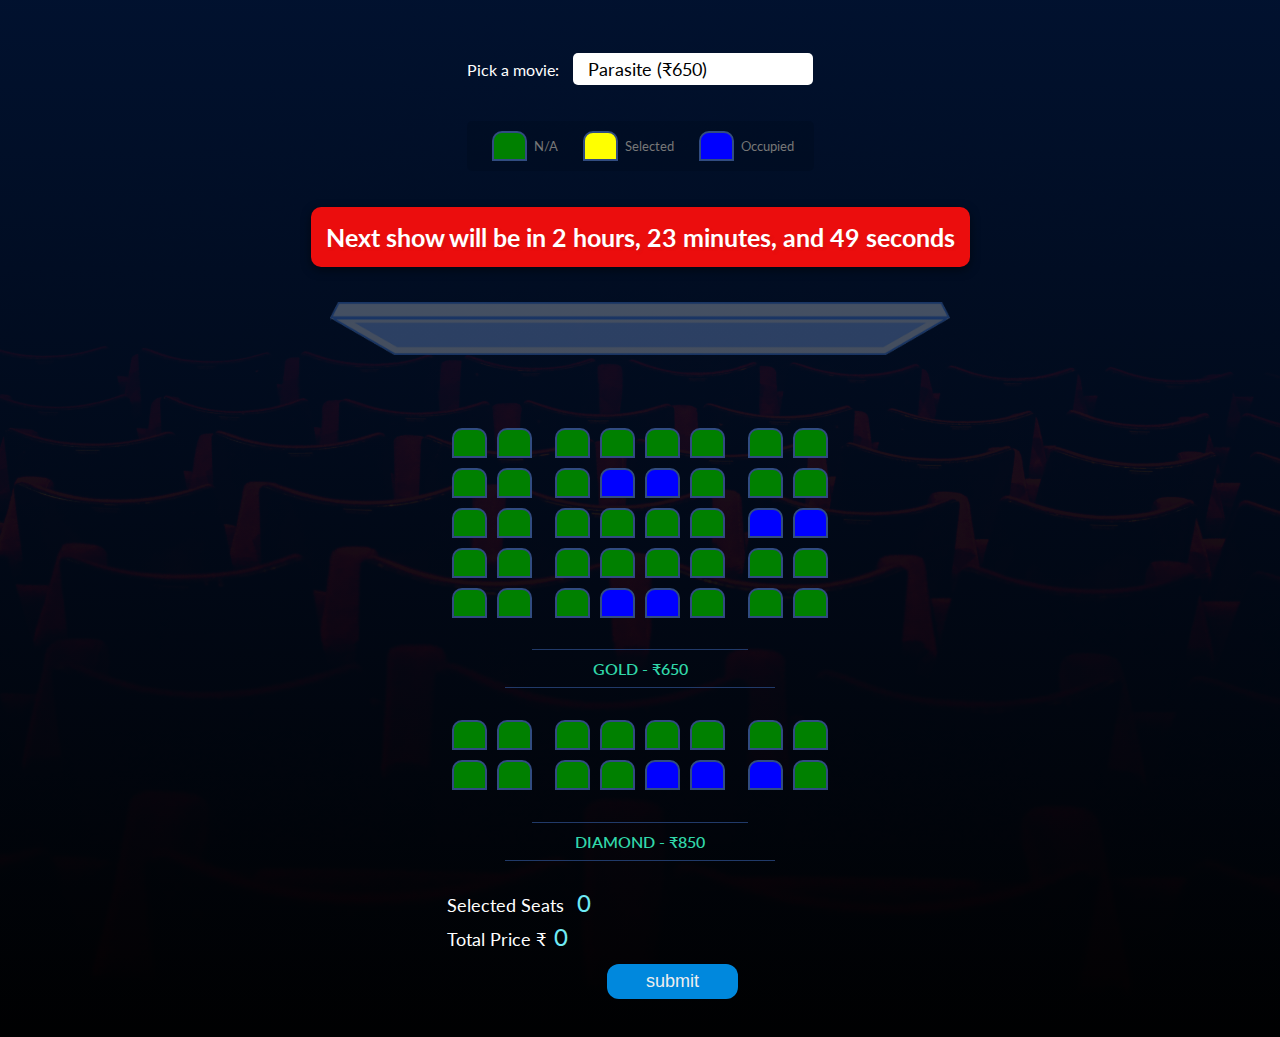
<file: bookings.html>
<!DOCTYPE html>
<html lang="en">

<head>
    <meta charset="UTF-8">
    <meta name="viewport" content="width=device-width, initial-scale=1.0">
    <title>Movie Seat Booking</title>
    <link rel="stylesheet" href="bookings.css">

</head>

<body>
    <div class="movie-container">
        <label>Pick a movie:</label>
        <select id="movie">
            <option value="650">Parasite (₹650)</option>
            <option value="850">Joker (₹850)</option>
            <option value="550">Jumanji: Next Level (₹550)</option>
            <option value="750">Dolittle (₹750)</option>
        </select>

    </div>

    <ul class="showcase">
        <li>
            <div class="seat"></div>
            <small>N/A</small>
        </li>
        <li>
            <div class="seat selected"></div>
            <small>Selected</small>
        </li>
        <li>
            <div class="seat occupied"></div>
            <small>Occupied</small>
        </li>
    </ul>
    <div id="timer"></div>


    <div class="container">
        <div class="movie-screen">
            <img src='screen-thumb.png' alt='screen' />
        </div>

        <div class="row-container">
            <div class="row">
                <div class="seat"></div>
                <div class="seat"></div>
                <div class="seat"></div>
                <div class="seat"></div>
                <div class="seat"></div>
                <div class="seat"></div>
                <div class="seat"></div>
                <div class="seat"></div>
            </div>
            <div class="row">
                <div class="seat"></div>
                <div class="seat"></div>
                <div class="seat"></div>
                <div class="seat occupied"></div>
                <div class="seat occupied"></div>
                <div class="seat"></div>
                <div class="seat"></div>
                <div class="seat"></div>
            </div>
            <div class="row">
                <div class="seat"></div>
                <div class="seat"></div>
                <div class="seat"></div>
                <div class="seat"></div>
                <div class="seat"></div>
                <div class="seat"></div>
                <div class="seat occupied"></div>
                <div class="seat occupied"></div>
            </div>
            <div class="row">
                <div class="seat"></div>
                <div class="seat"></div>
                <div class="seat"></div>
                <div class="seat"></div>
                <div class="seat"></div>
                <div class="seat"></div>
                <div class="seat"></div>
                <div class="seat"></div>
            </div>
            <div class="row">
                <div class="seat"></div>
                <div class="seat"></div>
                <div class="seat"></div>
                <div class="seat occupied"></div>
                <div class="seat occupied"></div>
                <div class="seat"></div>
                <div class="seat"></div>
                <div class="seat"></div>
            </div>
            <h5 class='subtitle'>GOLD - ₹650</h5>
            <div class="row">
                <div class="seat"></div>
                <div class="seat"></div>
                <div class="seat"></div>
                <div class="seat"></div>
                <div class="seat"></div>
                <div class="seat"></div>
                <div class="seat"></div>
                <div class="seat"></div>
            </div>
            <div class="row">
                <div class="seat"></div>
                <div class="seat"></div>
                <div class="seat"></div>
                <div class="seat"></div>
                <div class="seat occupied"></div>
                <div class="seat occupied"></div>
                <div class="seat occupied"></div>
                <div class="seat"></div>
            </div>
            <h5 class='subtitle'>DIAMOND - ₹850</h5>

            <div class="text-wrapper">
                <p class="text">Selected Seats <span id='count'>0</span>
                    <p class="text">Total Price ₹<span id="total">0</span></p>
            </div>
        </div>

    </div>
    <div>
        
        <button id="SubmitButton"type="text" class="submit">submit</button>
        
    </div>
    <!-- <input type="text" id="search-input" placeholder="Search movies by title..."> -->



    <!-- <div class="text-wrapper">
        <p class="text">Selected Seats <span id='count'>0</span>
            <p class="text">Total Price ₹<span id="total">0</span></p>
    </div> -->
  <script src="index.js"></script>



</body>

</html>
</file>
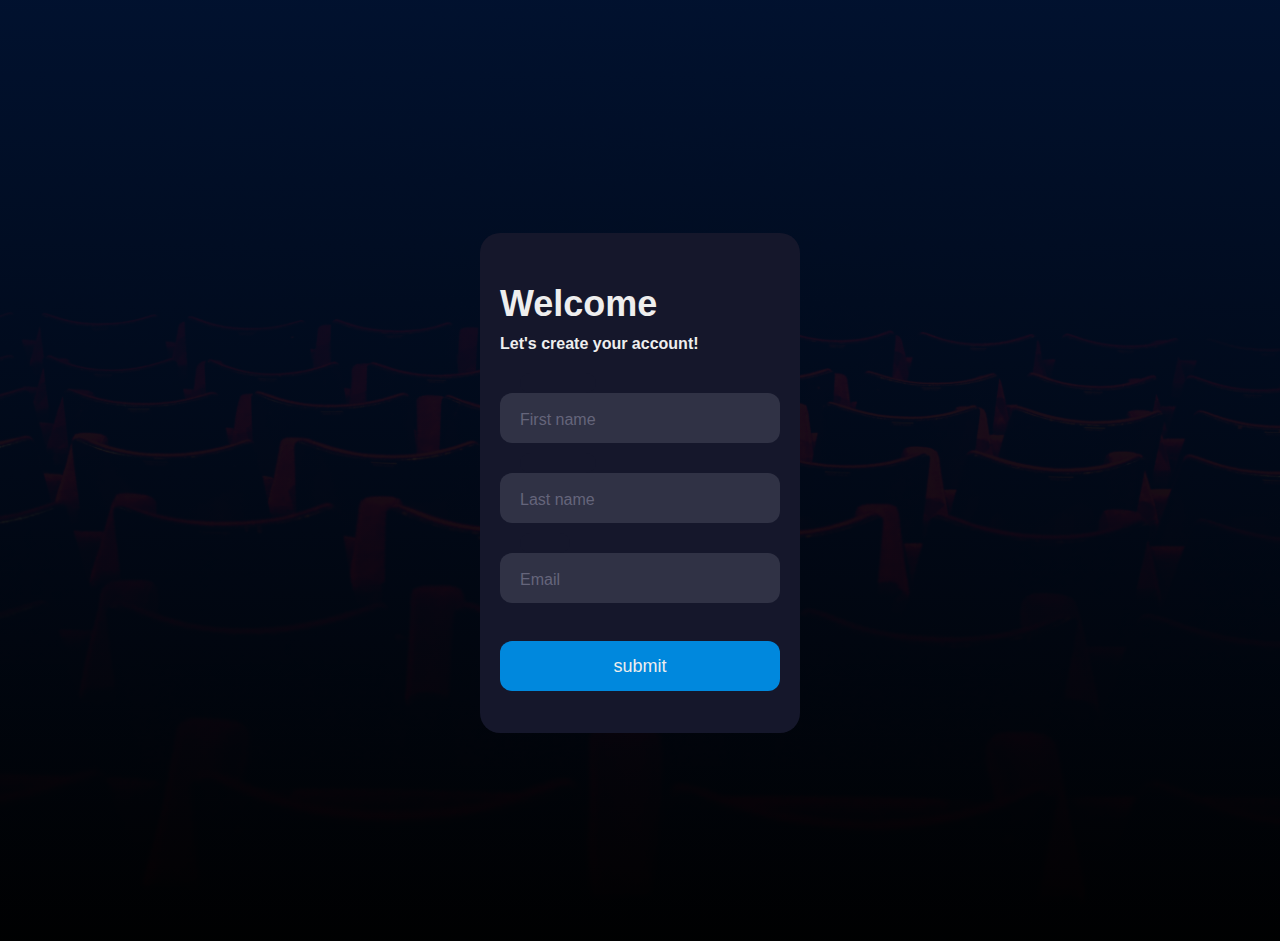
<file: form.html>
<!DOCTYPE html>
<html lang="en">
<head>
    <meta charset="UTF-8">
    <meta http-equiv="X-UA-Compatible" content="IE=edge">
    <meta name="viewport" content="width=device-width, initial-scale=1.0">
    <title>Document</title>
    <link rel="stylesheet" href="form.css">
</head>
<body>
    <div class="form">
        <div class="title">Welcome</div>
        <div class="subtitle">Let's create your account!</div>
        <div class="input-container ic1">
          <input id="firstname" class="input" type="text" placeholder=" " />
          <div class="cut"></div>
          <label for="firstname" class="placeholder">First name</label>
        </div>
        <div class="input-container ic2">
          <input id="lastname" class="input" type="text" placeholder=" " />
          <div class="cut"></div>
          <label for="lastname" class="placeholder">Last name</label>
        </div>
        <div class="input-container ic2">
          <input id="email" class="input" type="text" placeholder=" " />
          <div class="cut cut-short"></div>
          <label for="email" class="placeholder">Email</>
        </div>
        <button type="text" class="submit">submit</button>
      </div>
 
    
</body>
</html>
</file>
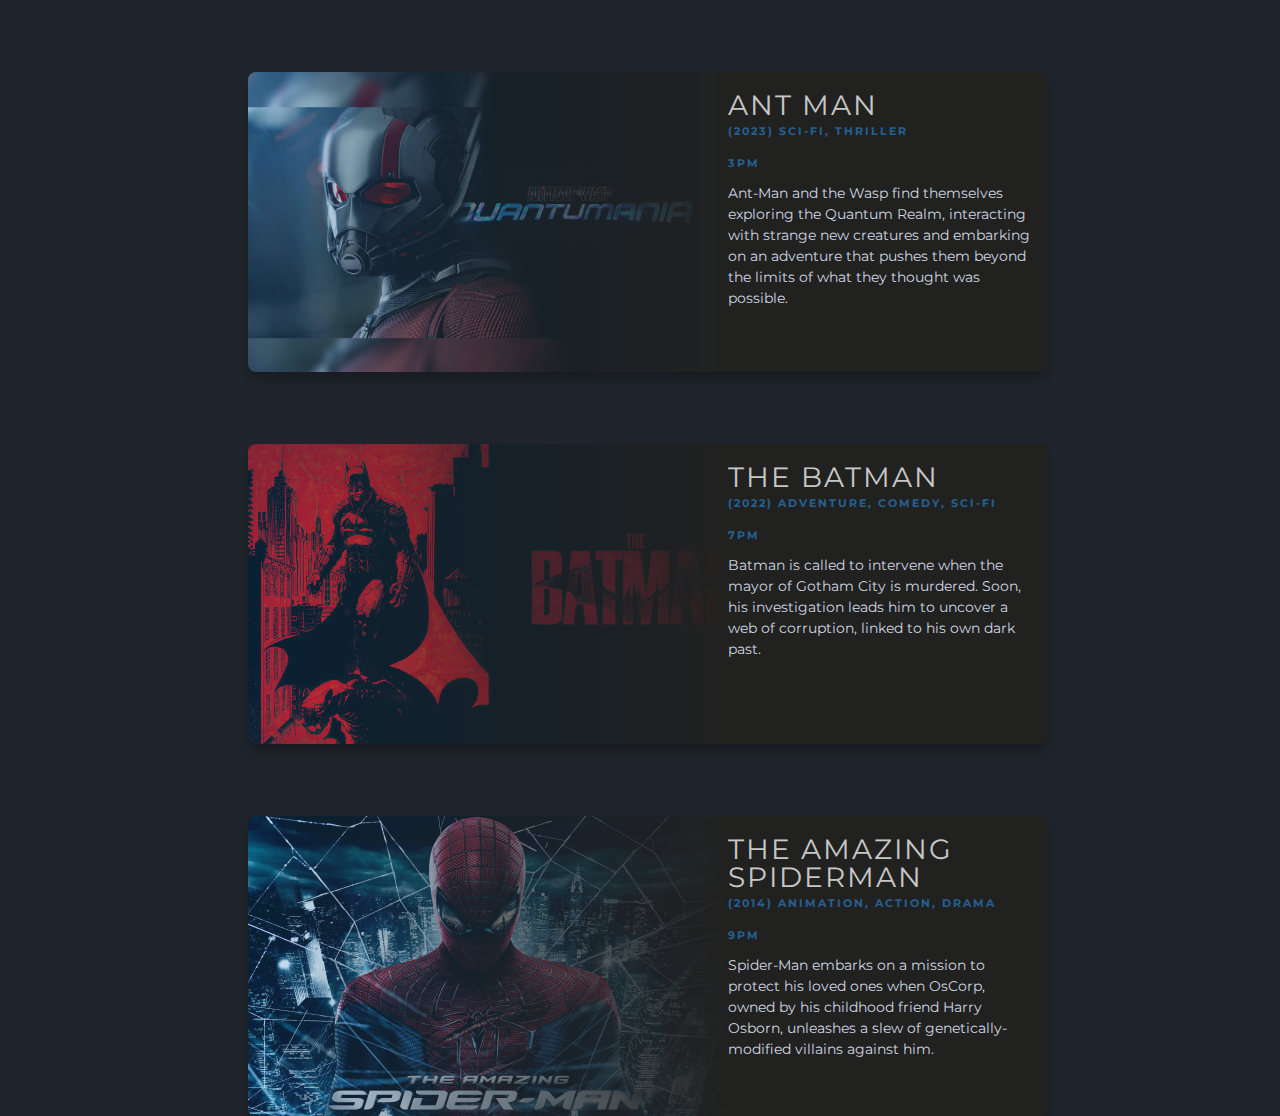
<file: now-showing.html>
<!DOCTYPE html>
<html lang="en">
<head>
    <meta charset="UTF-8">
    <meta http-equiv="X-UA-Compatible" content="IE=edge">
    <meta name="viewport" content="width=device-width, initial-scale=1.0">
    <title>Document</title>
    <link rel="stylesheet" href="now-showing.css">
</head>
<body>
    <div id="movie-card-list">
        <!-- Card 1: Blade Runner -->
        <div class="movie-card">
            <div class="color-overlay">
                <div class="movie-content">
                    <div class="movie-header">
                        <h1 class="movie-title">Ant Man</h1>
                        <h4 class="movie-info">(2023) Sci-Fi, Thriller</h4>
                        <br>
                        <h4 class="movie-info">3pm</h4>

                    </div>
                    <p class="movie-desc">Ant-Man and the Wasp find themselves exploring the Quantum Realm, interacting with strange new creatures and embarking on an adventure that pushes them beyond the limits of what they thought was possible.</p>
                    <!-- <a class="btn btn-outline" href="#">Book Now</a> -->
    
                </div>
            </div>
        </div>
    
        <!-- Card 2: Back to the Future -->
        <div class="movie-card">
            <div class="color-overlay">
                <div class="movie-content">
                    <div class="movie-header">
                        <h1 class="movie-title">The Batman</h1>
                        <h4 class="movie-info">(2022) Adventure, Comedy, Sci-Fi</h4>
                        <br>
                        <h4 class="movie-info">7pm</h4>
                    </div>
                    <p class="movie-desc">Batman is called to intervene when the mayor of Gotham City is murdered. Soon, his investigation leads him to uncover a web of corruption, linked to his own dark past.</p>
                    <!-- <a class="btn btn-outline" href="#">Book Now</a> -->
    
                </div>
            </div>
        </div>
    
        <!-- Card 3: Akira -->
        <div class="movie-card">
            <div class="color-overlay">
                <div class="movie-content">
                    <div class="movie-header">
                        <h1 class="movie-title">The Amazing Spiderman</h1>
                        <h4 class="movie-info">(2014) Animation, Action, Drama </h4>
                        <br>
                        <h4 class="movie-info">9pm</h4>
                    </div>
                    <p class="movie-desc">Spider-Man embarks on a mission to protect his loved ones when OsCorp, owned by his childhood friend Harry Osborn, unleashes a slew of genetically-modified villains against him.</p>
                    <!-- <a class="btn btn-outline" href="#">Book Now</a> -->

                </div>
            </div>
        </div>
    </div>

    <divv></div>
</body>
</html>
</file>
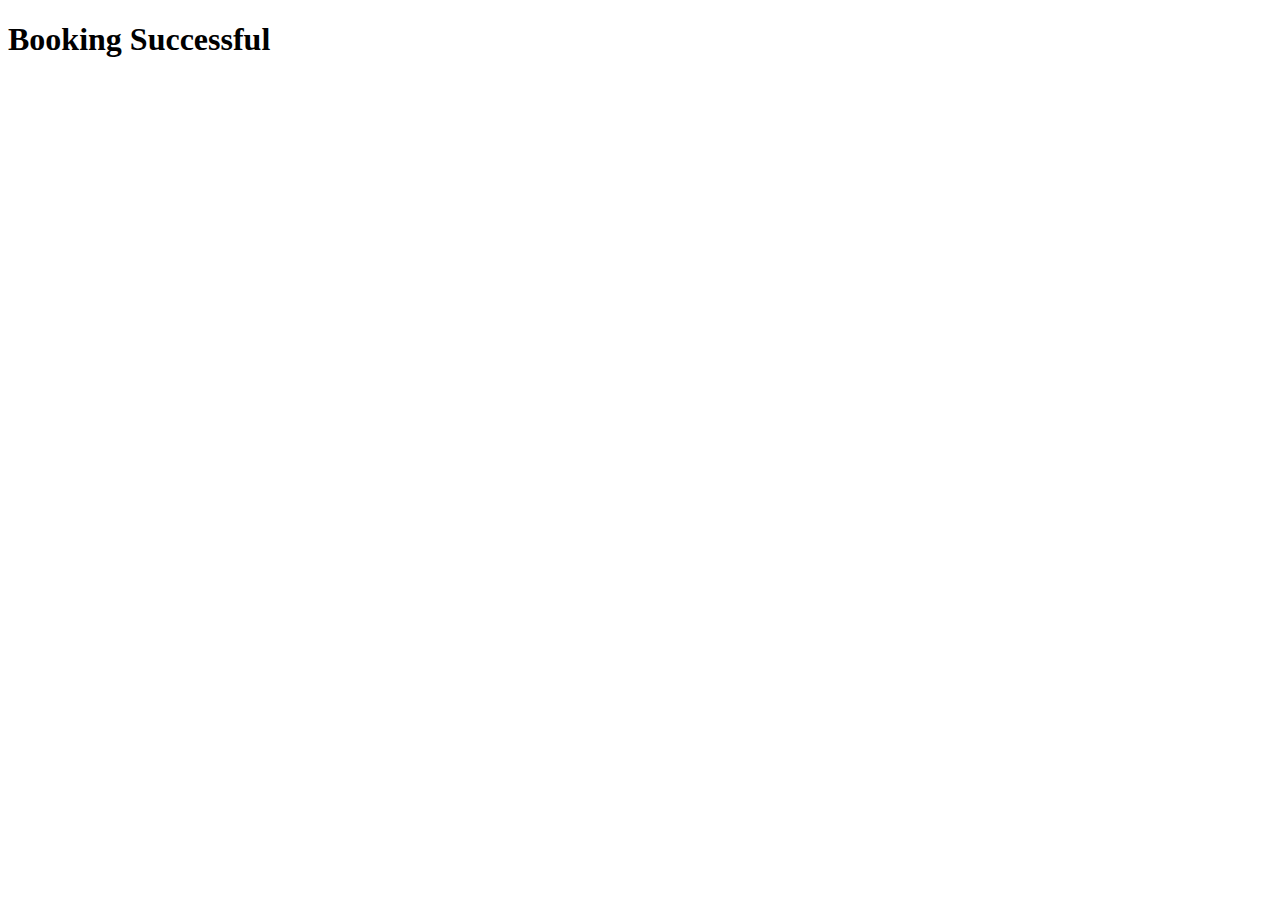
<file: result.html>
<!DOCTYPE html>
<html lang="en">
<head>
    <meta charset="UTF-8">
    <meta http-equiv="X-UA-Compatible" content="IE=edge">
    <meta name="viewport" content="width=device-width, initial-scale=1.0">
    <title>Document</title>
</head>
<body>
    <h1>Booking Successful</h1>
</body>
</html>
</file>
<file: bookings.css>
@import url('https://fonts.googleapis.com/css?family=Lato&display=swap');
/* @import url('https://fonts.googleapis.com/css?family=Poppins:400,700&display=swap'); */

* {
    box-sizing: border-box;
}

body {
    font-family: 'Lato', sans-serif;
    /* background-color: #242333; */
    /* background: url("myke-simon-atsUqIm3wxo-unsplash.jpg"),
        linear-gradient(rgba(0, 0, 0, .9), rgba(0, 0, 0, 0.9)); */
    background: linear-gradient(rgba(0, 18, 50, 0.84), rgba(0, 0, 0, 0.95)),
        url("./lloyd-dirks-4SLz_RCk6kQ-unsplash.jpg") bottom;
    background-size: cover;
    color: #fff;
    display: flex;
    flex-direction: column;
    justify-content: center;
    align-items: center;
    background-color: rgb(0, 18, 50);
    padding-top: 25px;

}

.movie-container {
    margin: 20px 0;
}

.movie-container select {
    background-color: #fff;
    font-family: 'Lato',
        sans-serif;
    border: 0;
    border-radius: 5px;
    font-size: 18px;
    outline: none;
    margin-left: 10px;
    padding: 5px 15px 5px 15px;
    -webkit-appearance: none;
    -moz-appearance: none;
    appearance: none;
    /* Will remove the browser style and let you use your own style */
}


.container {
    /*  it simply enables a 3D-space for children elements. */
    perspective: 1000px;
    -webkit-perspective: 1000px;
    display: flex;
    flex-direction: column;
    justify-content: center;
    align-items: center;
}

.row-container {
    margin-top: 30px;
}


.seat {
    background-color: #444451;
    height: 12px;
    width: 15px;
    margin: 5px;
    border-top-left-radius: 10px;
    border-top-right-radius: 10px;

    height: 30px;
    width: 35px;
    background: green;
    border: 2px solid #314c81;
    transition: all .2s ease;
}

.seat.selected {
    /* background-color: #6feaf6; */
    background-color: yellow;
}

.seat.occupied {
    background-color: blue;
}

.seat:nth-of-type(2) {
    margin-right: 18px;
}

.seat:nth-last-of-type(2) {
    margin-left: 18px;
}

.seat:not(.occupied):hover {
    /* Selecting seats that do not have "occupied" class */
    cursor: pointer;
    transform: scale(1.2);
}

.showcase .seat:not(.occupied):hover {
    cursor: default;
    transform: scale(1);
}
.submit {
    background-color: #08d;
    border-radius: 12px;
    border: 0;
    box-sizing: border-box;
    color: #eee;
    cursor: pointer;
    font-size: 18px;
    height: 35px;
    margin-top: 38px;
    outline: 0;
    text-align: center;
    width: 200%;
    position: relative;
    bottom: 30px;
  }
  #timer {
    display: flex;
    justify-content: center;
    align-items: center;
    font-size: 25px;
    font-weight: bold;
    color: #fff;
    background-color: #eb0d0d;
    padding: 15px;
    border-radius: 10px;
    margin-top: 20px;
    box-shadow: 0px 3px 10px rgba(0, 0, 0, 0.5);
    text-shadow: 2px 2px 2px rgba(203, 21, 21, 0.5);
    animation: pulse 0.5s infinite alternate;
  }
  
  @keyframes pulse {
    from {
      transform: scale(1);
    }
    to {
      transform: scale(1.1);
    }
  }
  
  

.showcase {
    background-color: rgba(0, 0, 0, 0.1);
    padding: 5px 10px;
    border-radius: 5px;
    color: #777;
    list-style-type: none;
    display: flex;
    justify-content: space-between;
}

.showcase li {
    display: flex;
    align-items: center;
    justify-content: center;
    margin: 0 10px;
}

.showcase li small {
    margin-left: 2px;
}

.row {
    display: flex;
}

.screen {
    background-color: #fff;
    height: 70px;
    width: 100%;
    margin: 15px 0;
    transform: rotateX(-45deg);
    box-shadow: 0 3px 10px rgba(255, 255, 255, .7);
}

p.text {
    margin: 5px 0;
}

p.text span {
    color: #6feaf5;
}

.movie-screen {
    margin-top: 35px;
    margin-bottom: 35px;
    text-align: center;
}

.movie-screen img {
    max-width: 85%;
}

.subtitle {
    position: relative;
    text-align: center;
    font-weight: 600;
    text-transform: uppercase;
    padding: 10px;
    color: #31d7a9;
    font-size: 16px;
    max-width: 270px;
    margin-left: auto;
    margin-right: auto;
}

.subtitle:before,
.subtitle:after {
    position: absolute;
    content: '';
    left: 50%;
    -webkit-transform: translateX(-50%);
    transform: translateX(-50%);
    height: 1px;
    background: #213a69;
}

.subtitle:before {
    width: 80%;
    top: 0;
}

.subtitle:after {
    width: 100%;
    bottom: 0;
}

.text {
    font-size: 18px;
}

#count,
#total {
    font-size: 24px;
    padding: 0 8px;
}

.text-wrapper {
    margin-top: 10px;
}

@media (max-width: 576px) {

    body {
        padding-top: 30px;
    }

    .movie-container select {
        font-size: 14px;
    }

    .seat {
        height: 21px;
        width: 23px;
    }

    .movie-screen img {
        max-width: 92%;
    }

    .subtitle {
        font-size: 13px;
        padding: 7px;
    }

    .seat:nth-of-type(2) {
        margin-right: 12px;
    }

    .seat:nth-last-of-type(2) {
        margin-left: 12px;
    }

    .movie-screen {
        margin-top: 25px;
        margin-bottom: 20px;
    }

    .text {
        font-size: 14px;
    }

    #count,
    #total {
        font-size: 18px
    }
}
</file>
<file: form.css>
body {
    align-items: center;
    /* background-color: #000; */
    /* background: url('./lloyd-dirks-4SLz_RCk6kQ-unsplash.jpg')no-repeat; */
    /* width: 100%; */
    /* height: 100vh; */
    /* background-size: cover; */
    /* background-position: center; */
    position: relative;
    
    display: flex;
    justify-content: center;
    height: 100vh;
    z-index: 10;

    font-family: 'Lato', sans-serif;
    /* background-color: #242333; */
    /* background: url("myke-simon-atsUqIm3wxo-unsplash.jpg"),
        linear-gradient(rgba(0, 0, 0, .9), rgba(0, 0, 0, 0.9)); */
    background: linear-gradient(rgba(0, 18, 50, 0.84), rgba(0, 0, 0, 0.95)),
        url("./lloyd-dirks-4SLz_RCk6kQ-unsplash.jpg") bottom;
    background-size: cover;
    color: #fff;
    display: flex;
    flex-direction: column;
    justify-content: center;
    align-items: center;
    background-color: rgb(0, 18, 50);
    padding-top: 25px;

  }
  
  .form {
    background-color: #15172b;
    border-radius: 20px;
    box-sizing: border-box;
    height: 500px;
    padding: 20px;
    width: 320px;
  }
  
  .title {
    color: #eee;
    font-family: sans-serif;
    font-size: 36px;
    font-weight: 600;
    margin-top: 30px;
  }
  
  .subtitle {
    color: #eee;
    font-family: sans-serif;
    font-size: 16px;
    font-weight: 600;
    margin-top: 10px;
  }
  
  .input-container {
    height: 50px;
    position: relative;
    width: 100%;
  }
  
  .ic1 {
    margin-top: 40px;
  }
  
  .ic2 {
    margin-top: 30px;
  }
  
  .input {
    background-color: #303245;
    border-radius: 12px;
    border: 0;
    box-sizing: border-box;
    color: #eee;
    font-size: 18px;
    height: 100%;
    outline: 0;
    padding: 4px 20px 0;
    width: 100%;
  }
  
  .cut {
    background-color: #15172b;
    border-radius: 10px;
    height: 20px;
    left: 20px;
    position: absolute;
    top: -20px;
    transform: translateY(0);
    transition: transform 200ms;
    width: 76px;
  }
  
  .cut-short {
    width: 50px;
  }
  
  .input:focus ~ .cut,
  .input:not(:placeholder-shown) ~ .cut {
    transform: translateY(8px);
  }
  
  .placeholder {
    color: #65657b;
    font-family: sans-serif;
    left: 20px;
    line-height: 14px;
    pointer-events: none;
    position: absolute;
    transform-origin: 0 50%;
    transition: transform 200ms, color 200ms;
    top: 20px;
  }
  
  .input:focus ~ .placeholder,
  .input:not(:placeholder-shown) ~ .placeholder {
    transform: translateY(-30px) translateX(10px) scale(0.75);
  }
  
  .input:not(:placeholder-shown) ~ .placeholder {
    color: #808097;
  }
  
  .input:focus ~ .placeholder {
    color: #dc2f55;
  }
  
  .submit {
    background-color: #08d;
    border-radius: 12px;
    border: 0;
    box-sizing: border-box;
    color: #eee;
    cursor: pointer;
    font-size: 18px;
    height: 50px;
    margin-top: 38px;
    outline: 0;
    text-align: center;
    width: 100%;
  }
  
  .submit:active {
    background-color: #06b;
  }
</file>
<file: now-showing.css>
@import url('https://fonts.googleapis.com/css?family=Montserrat:300,400,700,800');

:root {
  --primary-color: #cfd6e1;
  --bg-color: #20252d;
  --title-color: #9ac7fa;
  --background-image1: url("img1.jpg");
  --background-image2: url("img2.jpg");
  --background-image3: url("img3.jpg");
  --font-stack-content: 'Montserrat', helvetica, arial, sans-serif;
  --font-stack-header: 'Montserrat', helvetica, arial, sans-serif;
  --secondary-color: #2a9fff;
}

html {
  box-sizing: border-box;
}

*,
*::before, 
*::after {
  box-sizing: inherit;
}

html,
body {
  width: 100%;
  height: 100%;
}

body {
  background-color: var(--bg-color);
  font-family: var(--font-stack-content);
  font-size: 14px;
  color: var(--primary-color);
  line-height: 1.5;
  font-weight: 400;
  overflow-x: hidden;
}

* {
  transition: 0.4s;
}

a {
  text-decoration: none;
}

.movie-card {
  background-image: var(--background-image1);
  background-size: contain;
  background-repeat: no-repeat;
  width: 75%;
  max-width: 800px;
  height: 300px;
  display: block;
  margin: 8vh auto;
  border-radius: 8px;
  box-shadow: 0px 8px 12px 0px rgba(0, 0, 0, 0.25);
}

.movie-card:nth-child(2) {
  background-image: var(--background-image2);
}

.movie-card:nth-child(3) {
  background-image: var(--background-image3);
}

.color-overlay {
  width: 100%;
  height: 100%;
  border-radius: 8px;
  background: linear-gradient(to right, rgba(42, 159, 255, 0.2) 0%, rgba(33, 33, 32, 1) 60%, rgba(33, 33, 32, 1) 100%);
  background-blend-mode: multiply;
}

h1,
h2,
h3 {
  font-family: var(--font-stack-header);
  text-transform: uppercase;
  letter-spacing: 2px;
  line-height: 1;
  font-weight: 400;
}

.movie-content {
  width: 40%;
  display: block;
  position: relative;
  float: right;
  padding-right: 1em;
}

.movie-content .movie-title {
  color: #ffffff;
  margin-bottom: 0.25em;
  opacity: 0.75;
}

.movie-content .movie-info {
  text-transform: uppercase;
  letter-spacing: 2px;
  font-size: 0.8em;
  color: var(--secondary-color);
  line-height: 1;
  margin: 0;
  font-weight: 700;
  opacity: 0.5;
}

.movie-content .movie

.movie-content {
	width: 40%;
	display: block;
	position:relative;
	float: right;
	padding-right: 1em;
	
	& .movie-title {
		color: #ffffff;
		margin-bottom: .25em;
		opacity: .75;
	}
	
	& .movie-info {
		text-transform: uppercase;
		letter-spacing: 2px;
		font-size: .8em;
		color: var(--secondary-color);
		line-height: 1;
		margin: 0;
		font-weight: 700;
		opacity:.5;
	}
	
	& .movie-header {
		margin-bottom: 2em;
	}
	& .movie-desc {
		font-weight: 300;
	    opacity: .84;
	    margin-bottom: 2em;
	}
}

.btn {
	padding: .8em 2em;
	background-color: rgba(255,255,255,.2);
	color: rgba(255,255,255,1);
}

.btn-outline {
	background-color: transparent;
	border: 3px solid #ffffff;
}

.btn::before {
	font-family: 'Material Icons';
	content:'\e037';
	vertical-align: middle;
	font-size: 1.5em;
	padding-right:.5em;
}

.btn-outline:hover {
	border-color: varsecondary-color;
	color: var(--secondary-color);
	box-shadow: 0px 1px 8px 0px rgba(245,199,0,.2);
}

.movie-share {
	padding: 1em;
	display: inline-block;
	width: 15%;
}

.movie-share__icon i {
	font-size: 1.2em;
	margin-left: .5em;
	color: #ffffff;
	mix-blend-mode: lighten;
	opacity: .4;
}

.movie-share__icon i:hover {
	opacity:1;
	mix-blend-mode: lighten;
}

@media (max-width:1000px) {
	.movie-content {
		width: 50%;
		max-width: 95%;
	}
}

@media (max-width:800px) {
	.movie-card {
		width: 95%;
		max-width: 95%;
	}
}

@media (max-width:600px) {
	.movie-card,.movie-card:nth-child(2),.movie-card:nth-child(3) {
		background-position:50% 0%;
		background-size: cover;
		height: 400px;
	}
	
	.color-overlay {
		background: linear-gradient(to bottom, rgba(42,159,255,.2) 0%,rgba(33,33,32,1) 60%,rgba(33,33,32,1) 100%);
	}
	
	.movie-content {
		margin-top: 4.2em;
		width: 90%
	}
	
	.movie-share {
		display: block;
		width: 100%;
	}
}
</file>
